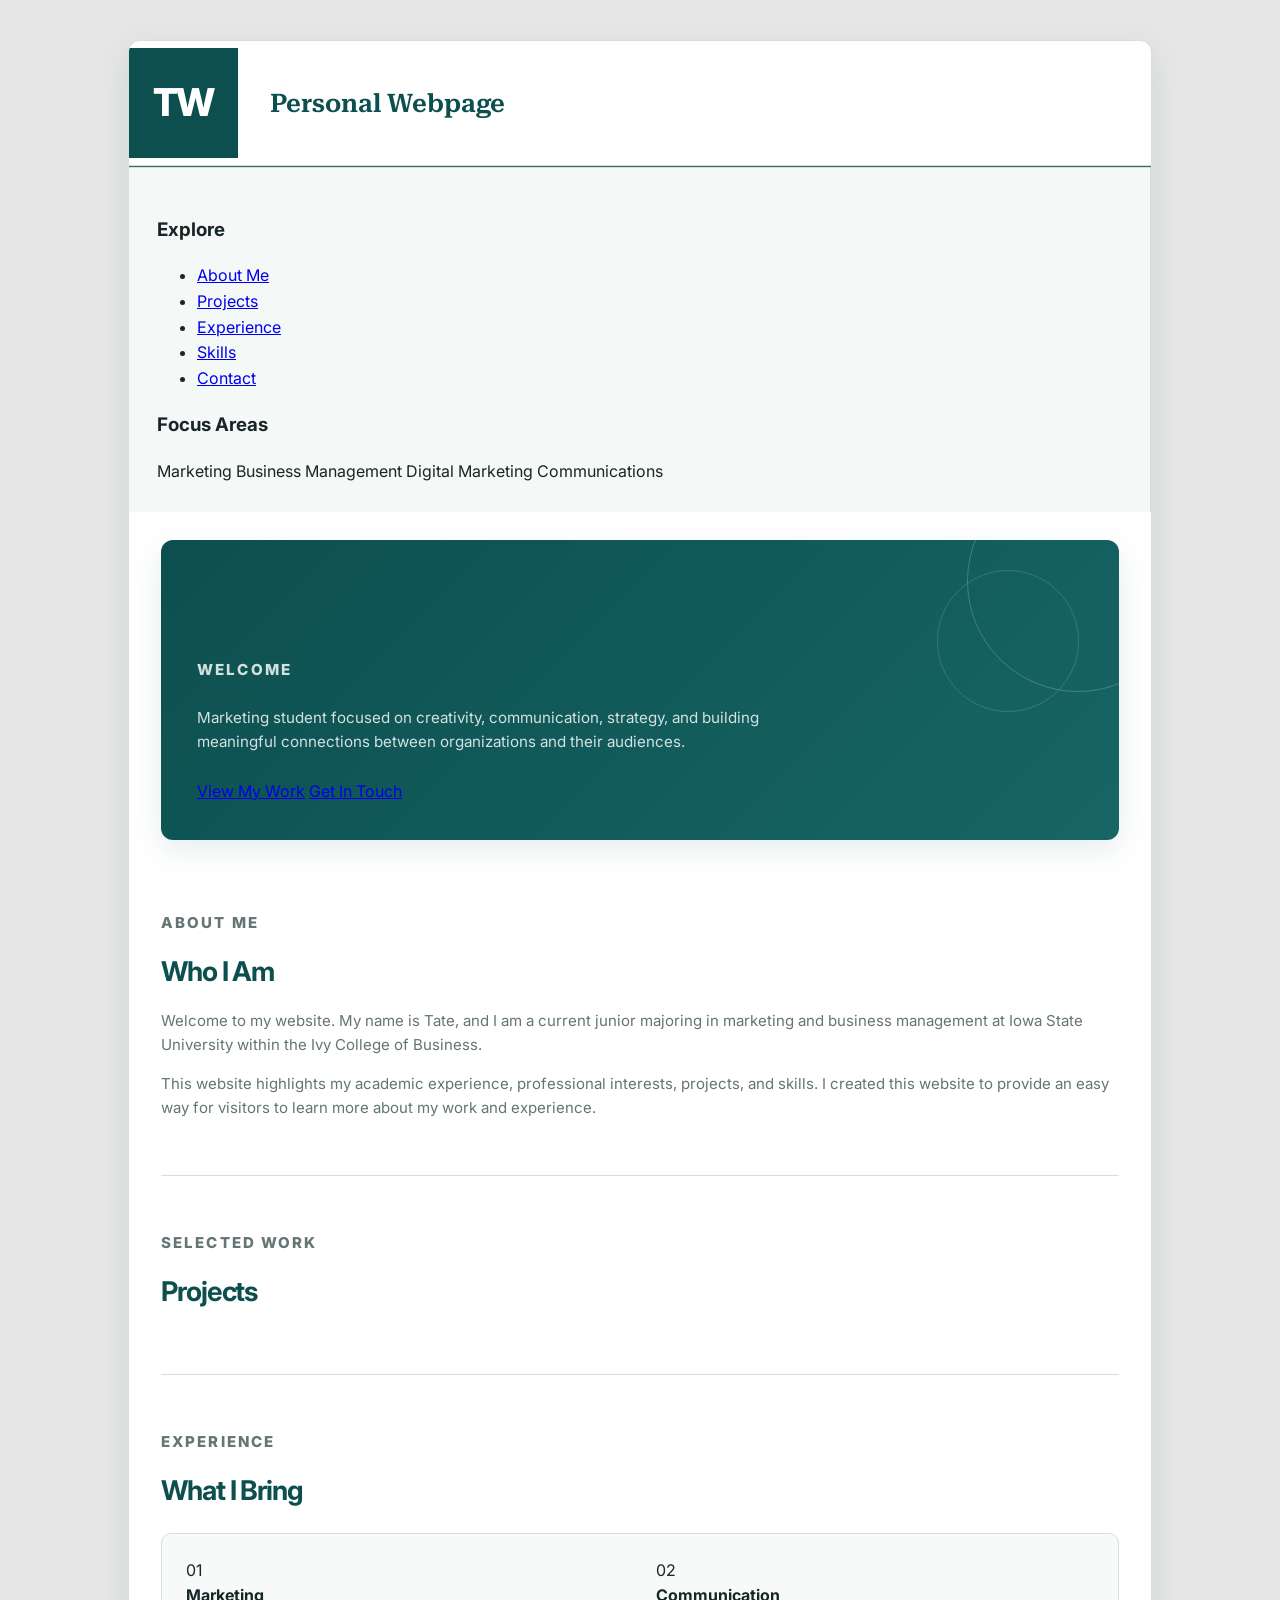
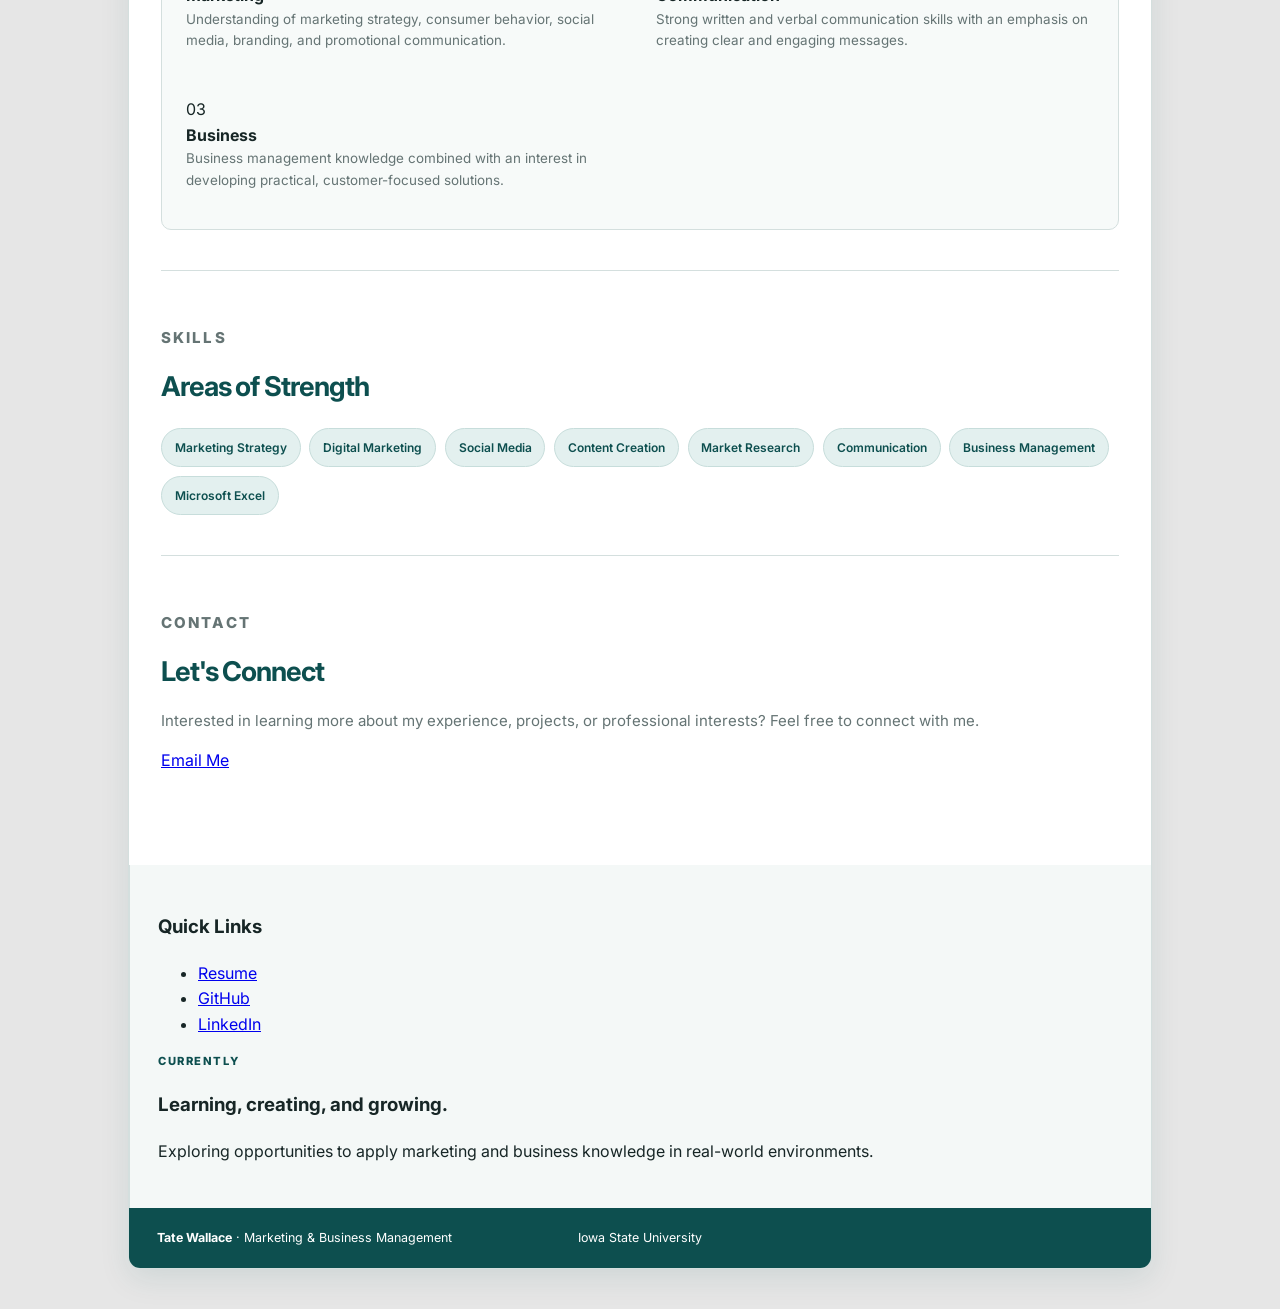
<file: index.html>
<!DOCTYPE html>
<html lang="en">
<head>
<meta charset="UTF-8">
<meta name="viewport" content="width=device-width, initial-scale=1.0">
<title>Tate Wallace | Marketing & Business Management</title>

<link rel="preconnect" href="https://fonts.googleapis.com">
<link rel="preconnect" href="https://fonts.gstatic.com" crossorigin>
<link href="https://fonts.googleapis.com/css2?family=Inter:wght@400;500;600;700;800&display=swap" rel="stylesheet">

<!-- ⭐ Added Roboto Serif font -->
<link href="https://fonts.googleapis.com/css2?family=Roboto+Serif:wght@400;500;600;700&display=swap" rel="stylesheet">

<link rel="stylesheet" href="style.css">
<script src="nav.js" defer></script>

<style>
    /* ⭐ Title styling */
    .header-title {
        font-family: 'Roboto Serif', serif;
        font-size: 1.6rem;
        font-weight: 600;
        color: var(--dark-teal);
        margin-left: 1rem;
        display: flex;
        align-items: center;

        /* ⭐ Prevents wrapping so "Personal Webpage" stays left-to-right */
        white-space: nowrap;
    }

    /* Ensures TW logo + title sit side-by-side */
    .header-flex {
        display: flex;
        align-items: center;
        gap: 1rem;
    }
</style>

</head>
<body>

<div class="site-shell">

<header class="site-header">

    <!-- ⭐ UPDATED LOGO AREA (TW logo + new title) -->
    <div class="header-flex">
        <div class="logo-area">
            <a href="index.html">TW</a>
        </div>

        <!-- ⭐ New title text -->
        <div class="header-title">Personal Webpage</div>
    </div>

</header>

<nav class="primary-nav" data-primary-nav></nav>
<nav class="secondary-nav" data-secondary-nav></nav>

<div class="content-grid">

<aside class="sidebar left-sidebar">
<div class="sidebar-card">
<h3>Explore</h3>
<ul class="sidebar-links">
<li><a href="#about">About Me</a></li>
<li><a href="#projects">Projects</a></li>
<li><a href="#experience">Experience</a></li>
<li><a href="#skills">Skills</a></li>
<li><a href="contact.html">Contact</a></li>
</ul>
</div>

<div class="sidebar-card">
<h3>Focus Areas</h3>
<div class="focus-list">
<span>Marketing</span>
<span>Business Management</span>
<span>Digital Marketing</span>
<span>Communications</span>
</div>
</div>
</aside>

<main class="main-content">

<section class="hero">
<div class="hero-content">
<p class="eyebrow">WELCOME</p>

<h1></h1>

<p class="hero-text">
Marketing student focused on creativity, communication,
strategy, and building meaningful connections between
organizations and their audiences.
</p>

<div class="hero-buttons">
<a href="#projects" class="button button-primary">View My Work</a>
<a href="contact.html" class="button button-secondary">Get In Touch</a>
</div>
</div>
</section>

<section class="content-section" id="about">
<div class="section-heading">
<p class="eyebrow">ABOUT ME</p>
<h2>Who I Am</h2>
</div>

<div class="about-content">
<p>
Welcome to my website. My name is Tate, and I am a
current junior majoring in marketing and business
management at Iowa State University within the Ivy
College of Business.
</p>

<p>
This website highlights my academic experience,
professional interests, projects, and skills. I
created this website to provide an easy way for
visitors to learn more about my work and experience.
</p>
</div>
</section>

<section class="content-section" id="projects">
<div class="section-heading">
<p class="eyebrow">SELECTED WORK</p>
<h2>Projects</h2>
</div>

<div class="project-grid"></div>

</section>

<section class="content-section" id="experience">
<div class="section-heading">
<p class="eyebrow">EXPERIENCE</p>
<h2>What I Bring</h2>
</div>

<div class="experience-card">
<div class="experience-item">
<div class="experience-icon">01</div>
<div>
<h3>Marketing</h3>
<p>
Understanding of marketing strategy,
consumer behavior, social media, branding,
and promotional communication.
</p>
</div>
</div>

<div class="experience-item">
<div class="experience-icon">02</div>
<div>
<h3>Communication</h3>
<p>
Strong written and verbal communication
skills with an emphasis on creating clear
and engaging messages.
</p>
</div>
</div>

<div class="experience-item">
<div class="experience-icon">03</div>
<div>
<h3>Business</h3>
<p>
Business management knowledge combined with
an interest in developing practical,
customer-focused solutions.
</p>
</div>
</div>
</div>
</section>

<section class="content-section" id="skills">
<div class="section-heading">
<p class="eyebrow">SKILLS</p>
<h2>Areas of Strength</h2>
</div>

<div class="skills-list">
<span class="skill-pill">Marketing Strategy</span>
<span class="skill-pill">Digital Marketing</span>
<span class="skill-pill">Social Media</span>
<span class="skill-pill">Content Creation</span>
<span class="skill-pill">Market Research</span>
<span class="skill-pill">Communication</span>
<span class="skill-pill">Business Management</span>
<span class="skill-pill">Microsoft Excel</span>
</div>
</section>

<section class="content-section contact-section" id="contact">
<div class="section-heading">
<p class="eyebrow">CONTACT</p>
<h2>Let's Connect</h2>
</div>

<p>
Interested in learning more about my experience,
projects, or professional interests? Feel free to
connect with me.
</p>

<a href="mailto:your-email@example.com" class="button button-primary">
Email Me
</a>
</section>

</main>

<aside class="sidebar right-sidebar">
<div class="sidebar-card">
<h3>Quick Links</h3>
<ul class="sidebar-links">
<li><a href="resume.html">Resume</a></li>
<li><a href="https://github.com/" target="_blank" rel="noopener noreferrer">GitHub</a></li>
<li><a href="https://www.linkedin.com/in/tate-wallace-8126b5328" target="_blank" rel="noopener noreferrer">LinkedIn</a></li>
</ul>
</div>

<div class="sidebar-card highlight-card">
<p class="eyebrow">CURRENTLY</p>
<h3>Learning, creating, and growing.</h3>
<p>
Exploring opportunities to apply marketing and
business knowledge in real-world environments.
</p>
</div>
</aside>

</div>

<footer class="site-footer">
<div>
<strong>Tate Wallace</strong>
<span> · Marketing &amp; Business Management</span>
</div>
<div>
<span>Iowa State University</span>
</div>
</footer>

</div>
</body>
</html>
</file>
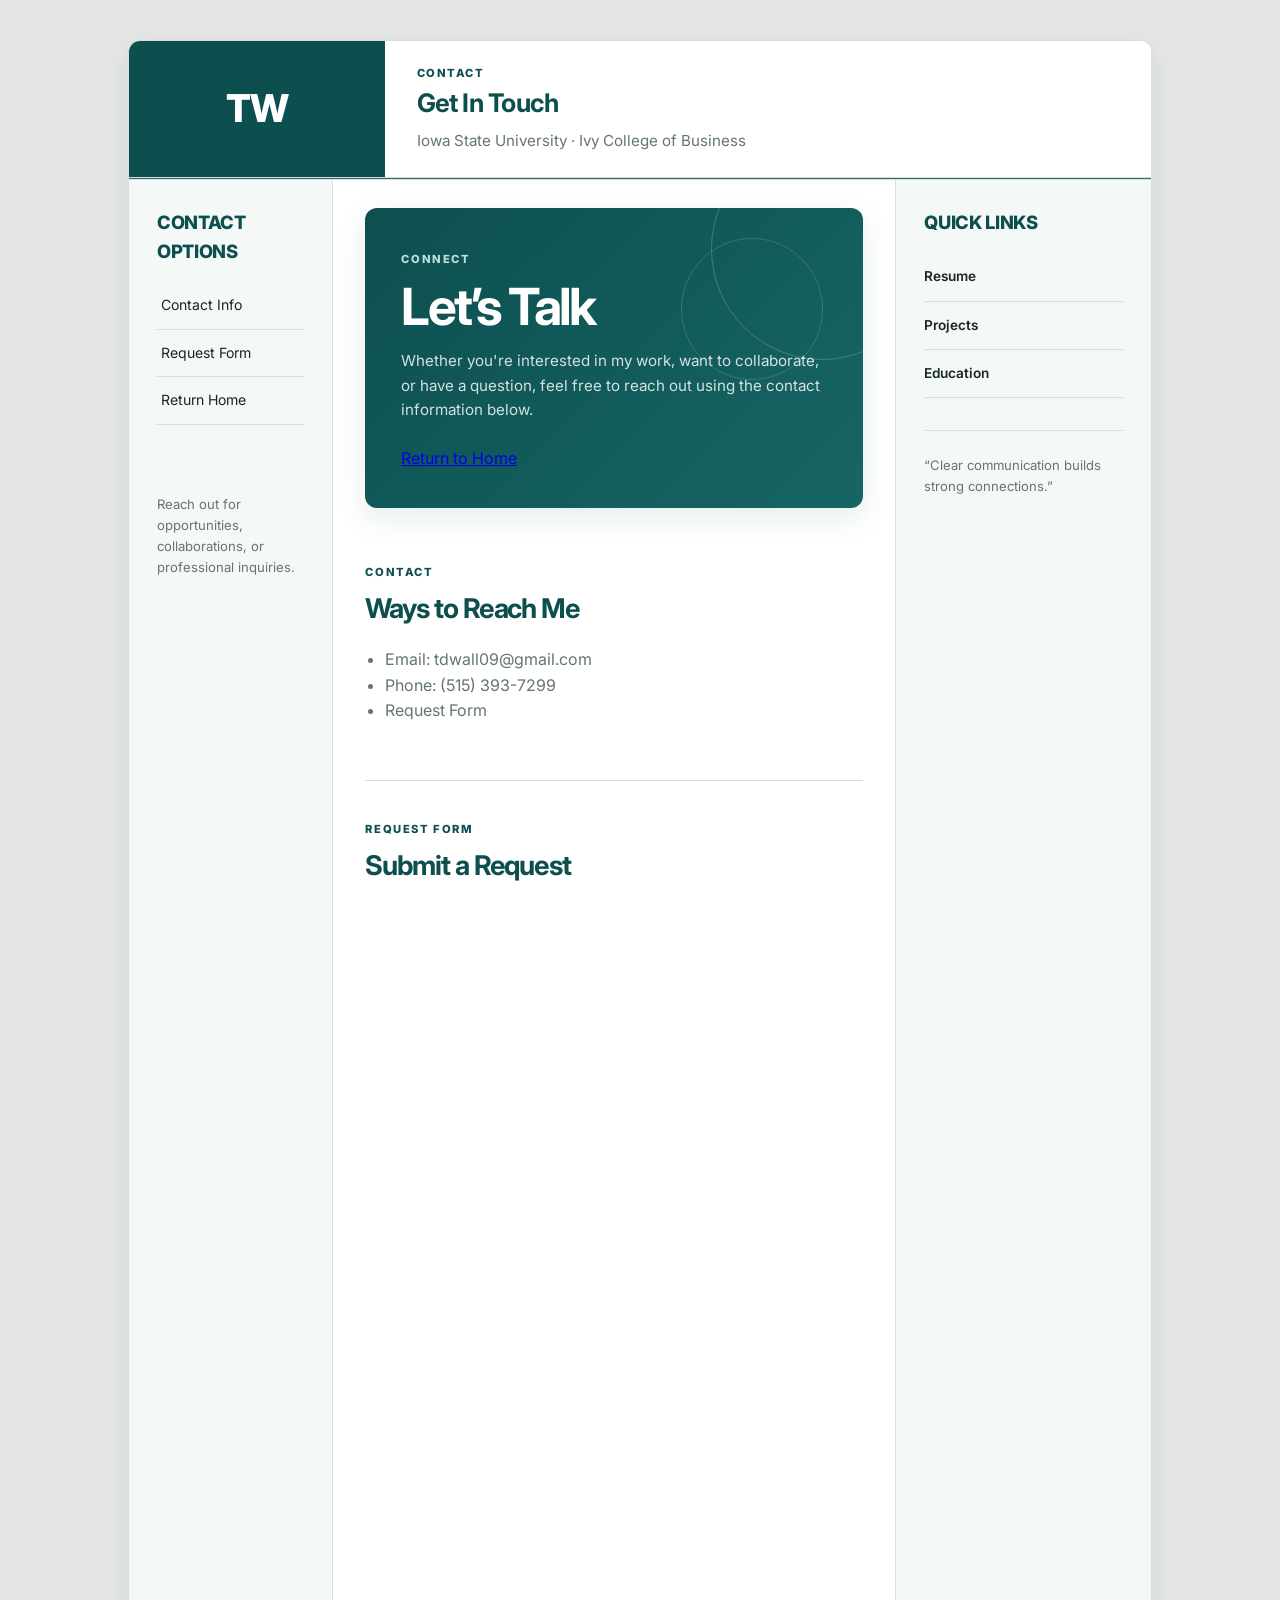
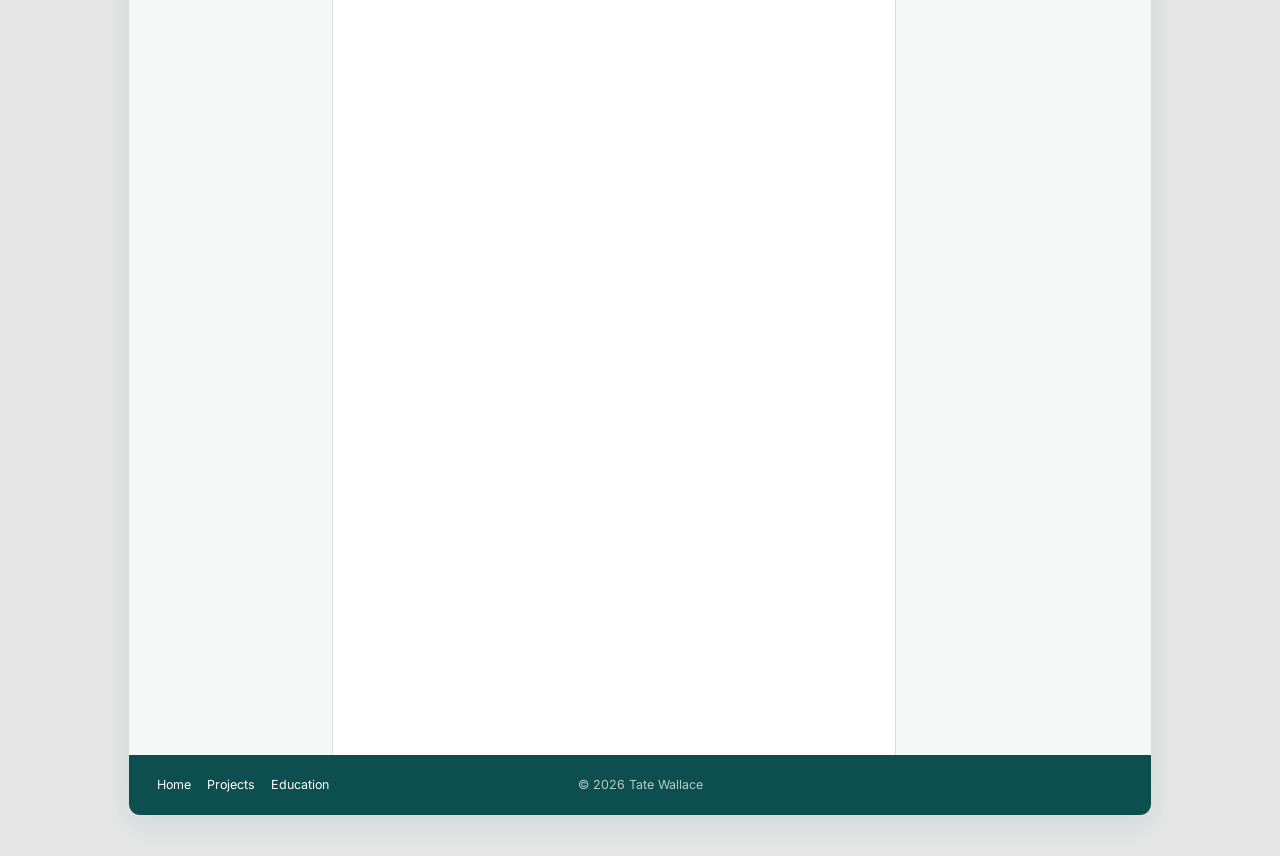
<file: contact.html>
<!DOCTYPE html>
<html lang="en">
<head>
<meta charset="UTF-8">
<meta name="viewport" content="width=device-width, initial-scale=1.0">
<title>Contact | Tate Wallace</title>

<link rel="preconnect" href="https://fonts.googleapis.com">
<link rel="preconnect" href="https://fonts.gstatic.com" crossorigin>
<link href="https://fonts.googleapis.com/css2?family=Inter:wght@400;500;600;700;800&display=swap" rel="stylesheet">

<link rel="stylesheet" href="style.css">
<script src="nav.js" defer></script>
</head>
<body>

<div class="site-shell">

<header class="site-header">
    <div class="logo-area">
        <a href="index.html">TW</a>
    </div>

    <div class="info-area">
        <div>
            <span class="eyebrow">CONTACT</span>
            <h2 style="margin: 0; font-size: 1.6rem; letter-spacing: -0.03em; color: var(--dark-teal);">
                Get In Touch
            </h2>
            <p>Iowa State University · Ivy College of Business</p>
        </div>
    </div>
</header>

<nav class="primary-nav" data-primary-nav></nav>
<nav class="secondary-nav" data-secondary-nav></nav>

<div class="main-layout">

<!-- LEFT SIDEBAR -->
<aside class="left-sidebar">
    <div class="sidebar-nav">
        <h2 class="sidebar-label">Contact Options</h2>
        <ul>
            <li><a href="#contact-info">Contact Info</a></li>
            <li><a href="#request-form">Request Form</a></li>
            <li><a href="index.html">Return Home</a></li>
        </ul>
    </div>

    <div class="sidebar-information">
        <p>
            Reach out for opportunities, collaborations, or professional inquiries.
        </p>
    </div>
</aside>

<!-- MAIN CONTENT -->
<main class="main-content">

    <!-- HERO -->
    <section class="hero">
        <div class="hero-content">
            <span class="hero-label">CONNECT</span>
            <h1>Let’s Talk</h1>
            <p>
                Whether you're interested in my work, want to collaborate, or have a question,
                feel free to reach out using the contact information below.
            </p>

            <!-- Styled Return Home Button -->
            <a href="index.html" class="button-teal">Return to Home</a>
        </div>
    </section>

    <!-- CONTACT INFO -->
    <section class="content-section" id="contact-info">
        <span class="section-label">CONTACT</span>
        <h2>Ways to Reach Me</h2>

        <ul style="color: var(--muted); font-size: 1rem; padding-left: 1.25rem;">
            <li>Email: tdwall09@gmail.com</li>
            <li>Phone: (515) 393-7299</li>
            <li>Request Form</li>
        </ul>
    </section>

    <!-- REQUEST FORM -->
    <section class="content-section" id="request-form">
        <span class="section-label">REQUEST FORM</span>
        <h2>Submit a Request</h2>

        <iframe src="https://docs.google.com/forms/d/e/1FAIpQLScJxIzBzxKrbsDBuPMFDsxOrb2DfCcIUg6u3SAVpU59k-kHUQ/viewform?embedded=true"
                width="640" height="1355" frameborder="0" marginheight="0" marginwidth="0">
            Loading…
        </iframe>

    </section>

</main>

<!-- RIGHT SIDEBAR -->
<aside class="right-sidebar">
    <div class="sticky-content">
        <h2 class="sidebar-label">Quick Links</h2>
        <ul class="quick-links">
            <li><a href="resume.html">Resume</a></li>
            <li><a href="projects.html">Projects</a></li>
            <li><a href="education.html">Education</a></li>
        </ul>

        <div class="sidebar-divider"></div>

        <p class="focus-text">
            “Clear communication builds strong connections.”
        </p>
    </div>
</aside>

</div>

<footer class="site-footer">
    <div class="footer-links">
        <a href="index.html">Home</a>
        <a href="projects.html">Projects</a>
        <a href="education.html">Education</a>
    </div>
    <div class="copyright">
        © 2026 Tate Wallace
    </div>
</footer>

</div>

</body>
</html>
</file>
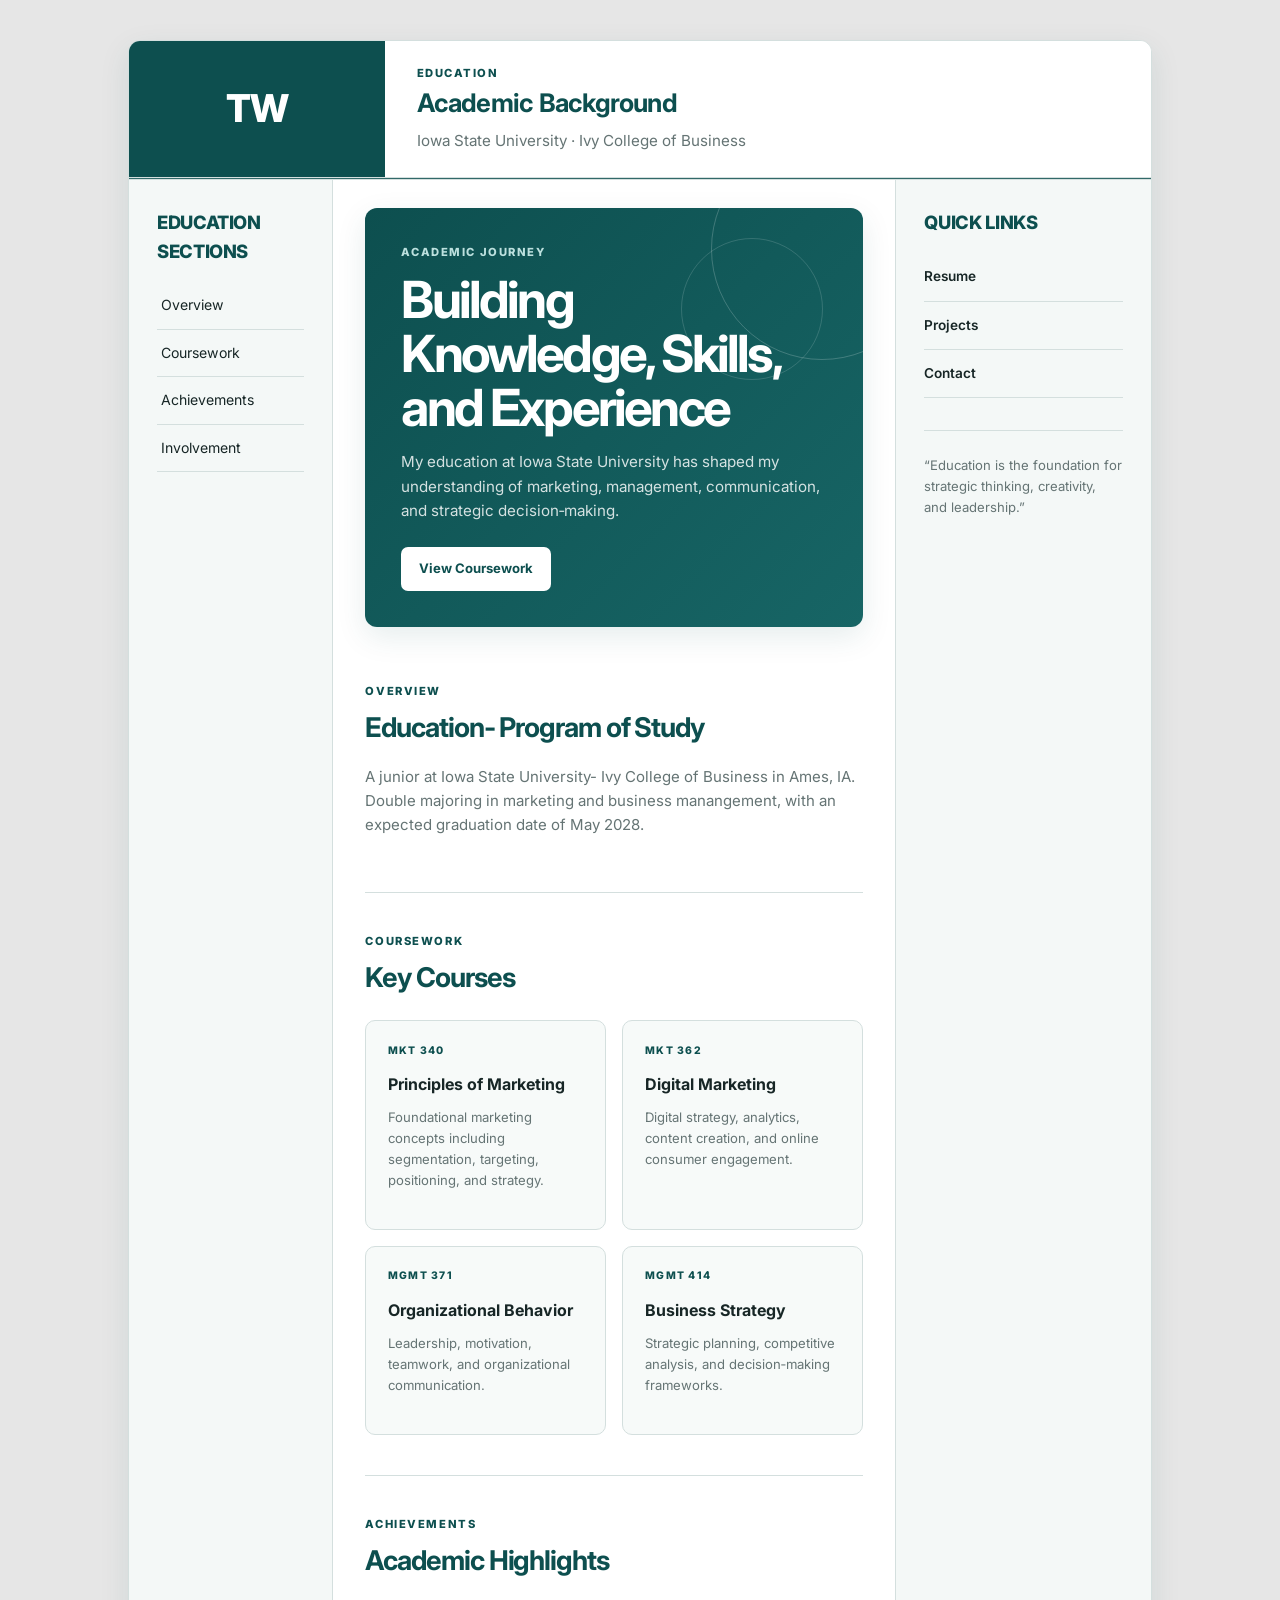
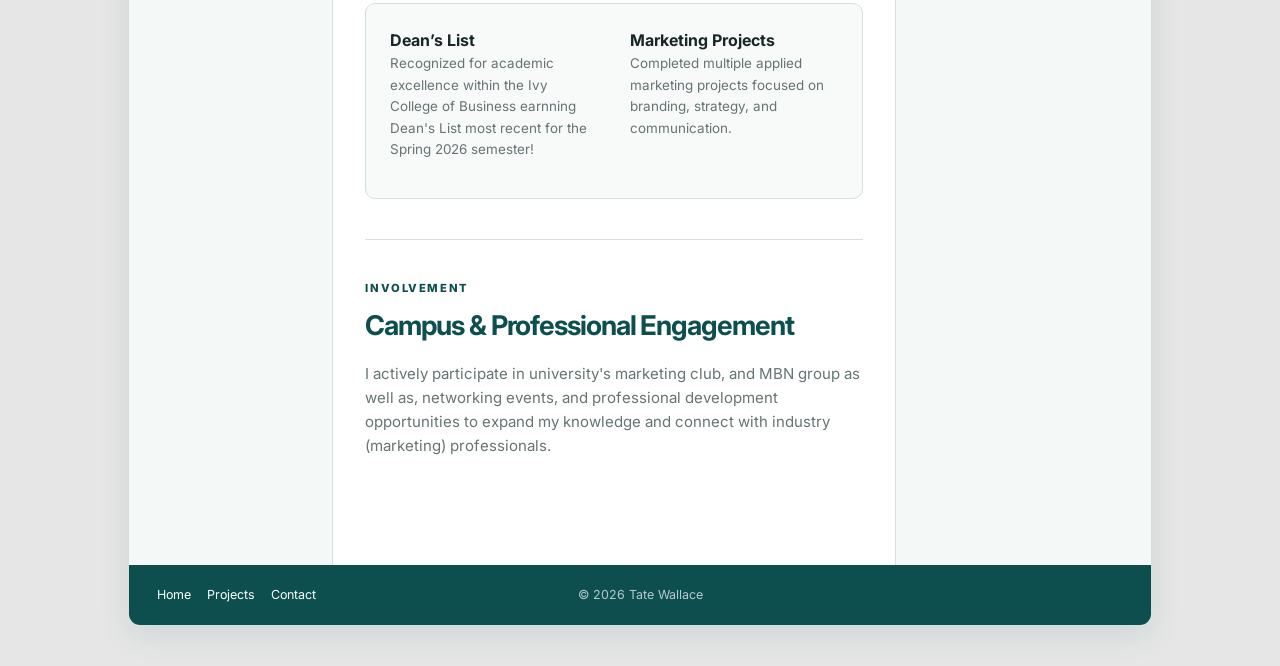
<file: education.html>
<!DOCTYPE html>
<html lang="en">
<head>
<meta charset="UTF-8">
<meta name="viewport" content="width=device-width, initial-scale=1.0">
<title>Education | Tate Wallace</title>

<link rel="preconnect" href="https://fonts.googleapis.com">
<link rel="preconnect" href="https://fonts.gstatic.com" crossorigin>
<link href="https://fonts.googleapis.com/css2?family=Inter:wght@400;500;600;700;800&display=swap" rel="stylesheet">

<link rel="stylesheet" href="style.css">
<script src="nav.js" defer></script>
</head>
<body>

<div class="site-shell">

<header class="site-header">
    <div class="logo-area">
        <a href="index.html">TW</a>
    </div>

    <div class="info-area">
        <div>
            <span class="eyebrow">EDUCATION</span>
            <h2 style="margin: 0; font-size: 1.6rem; letter-spacing: -0.03em; color: var(--dark-teal);">
                Academic Background
            </h2>
            <p>Iowa State University · Ivy College of Business</p>
        </div>
    </div>
</header>

<nav class="primary-nav" data-primary-nav></nav>
<nav class="secondary-nav" data-secondary-nav></nav>

<div class="main-layout">

<!-- LEFT SIDEBAR -->
<aside class="left-sidebar">
    <div class="sidebar-nav">
        <h2 class="sidebar-label">Education Sections</h2>
        <ul>
            <li><a href="#overview">Overview</a></li>
            <li><a href="#courses">Coursework</a></li>
            <li><a href="#achievements">Achievements</a></li>
            <li><a href="#involvement">Involvement</a></li>
        </ul>
    </div>

    <div class="sidebar-information">
        <p>
            
        </p>
    </div>
</aside>

<!-- MAIN CONTENT -->
<main class="main-content">

    <!-- HERO -->
    <section class="hero">
        <div class="hero-content">
            <span class="hero-label">ACADEMIC JOURNEY</span>
            <h1>Building Knowledge, Skills, and Experience</h1>
            <p>
                My education at Iowa State University has shaped my understanding of
                marketing, management, communication, and strategic decision‑making.
            </p>
            <a href="#courses" class="hero-button">View Coursework</a>
        </div>
    </section>

    <!-- OVERVIEW -->
    <section class="content-section" id="overview">
        <span class="section-label">OVERVIEW</span>
        <h2>Education- Program of Study</h2>
        <p>
            A junior at Iowa State University- Ivy College of Business in Ames, IA. Double majoring in marketing and business manangement, with an expected graduation date of May 2028.
        </p>
    </section>

    <!-- COURSEWORK -->
    <section class="content-section" id="courses">
        <span class="section-label">COURSEWORK</span>
        <h2>Key Courses</h2>

        <div class="project-grid">
            <div class="project-card">
                <span class="card-number">MKT 340</span>
                <h3>Principles of Marketing</h3>
                <p>Foundational marketing concepts including segmentation, targeting, positioning, and strategy.</p>
            </div>

            <div class="project-card">
                <span class="card-number">MKT 362</span>
                <h3>Digital Marketing</h3>
                <p>Digital strategy, analytics, content creation, and online consumer engagement.</p>
            </div>

            <div class="project-card">
                <span class="card-number">MGMT 371</span>
                <h3>Organizational Behavior</h3>
                <p>Leadership, motivation, teamwork, and organizational communication.</p>
            </div>

            <div class="project-card">
                <span class="card-number">MGMT 414</span>
                <h3>Business Strategy</h3>
                <p>Strategic planning, competitive analysis, and decision‑making frameworks.</p>
            </div>
        </div>
    </section>

    <!-- ACHIEVEMENTS -->
    <section class="content-section" id="achievements">
        <span class="section-label">ACHIEVEMENTS</span>
        <h2>Academic Highlights</h2>

        <div class="experience-card">
            <div>
                <h3>Dean’s List</h3>
                <p>Recognized for academic excellence within the Ivy College of Business earnning Dean's List most recent for the Spring 2026 semester!</p>
            </div>
            <div>
                <h3>Marketing Projects</h3>
                <p>Completed multiple applied marketing projects focused on branding, strategy, and communication.</p>
            </div>
        </div>
    </section>

    <!-- INVOLVEMENT -->
    <section class="content-section" id="involvement">
        <span class="section-label">INVOLVEMENT</span>
        <h2>Campus & Professional Engagement</h2>
        <p>
            I actively participate in university's marketing club, and MBN group as well as, networking events,
            and professional development opportunities to expand my knowledge and
            connect with industry (marketing) professionals.
        </p>
    </section>

</main>

<!-- RIGHT SIDEBAR -->
<aside class="right-sidebar">
    <div class="sticky-content">
        <h2 class="sidebar-label">Quick Links</h2>
        <ul class="quick-links">
            <li><a href="resume.html">Resume</a></li>
            <li><a href="projects.html">Projects</a></li>
            <li><a href="contact.html">Contact</a></li>
        </ul>

        <div class="sidebar-divider"></div>

        <p class="focus-text">
            “Education is the foundation for strategic thinking, creativity,
            and leadership.”
        </p>
    </div>
</aside>

</div>

<footer class="site-footer">
    <div class="footer-links">
        <a href="index.html">Home</a>
        <a href="projects.html">Projects</a>
        <a href="contact.html">Contact</a>
    </div>
    <div class="copyright">
        © 2026 Tate Wallace
    </div>
</footer>

</div>

</body>
</html>
</file>
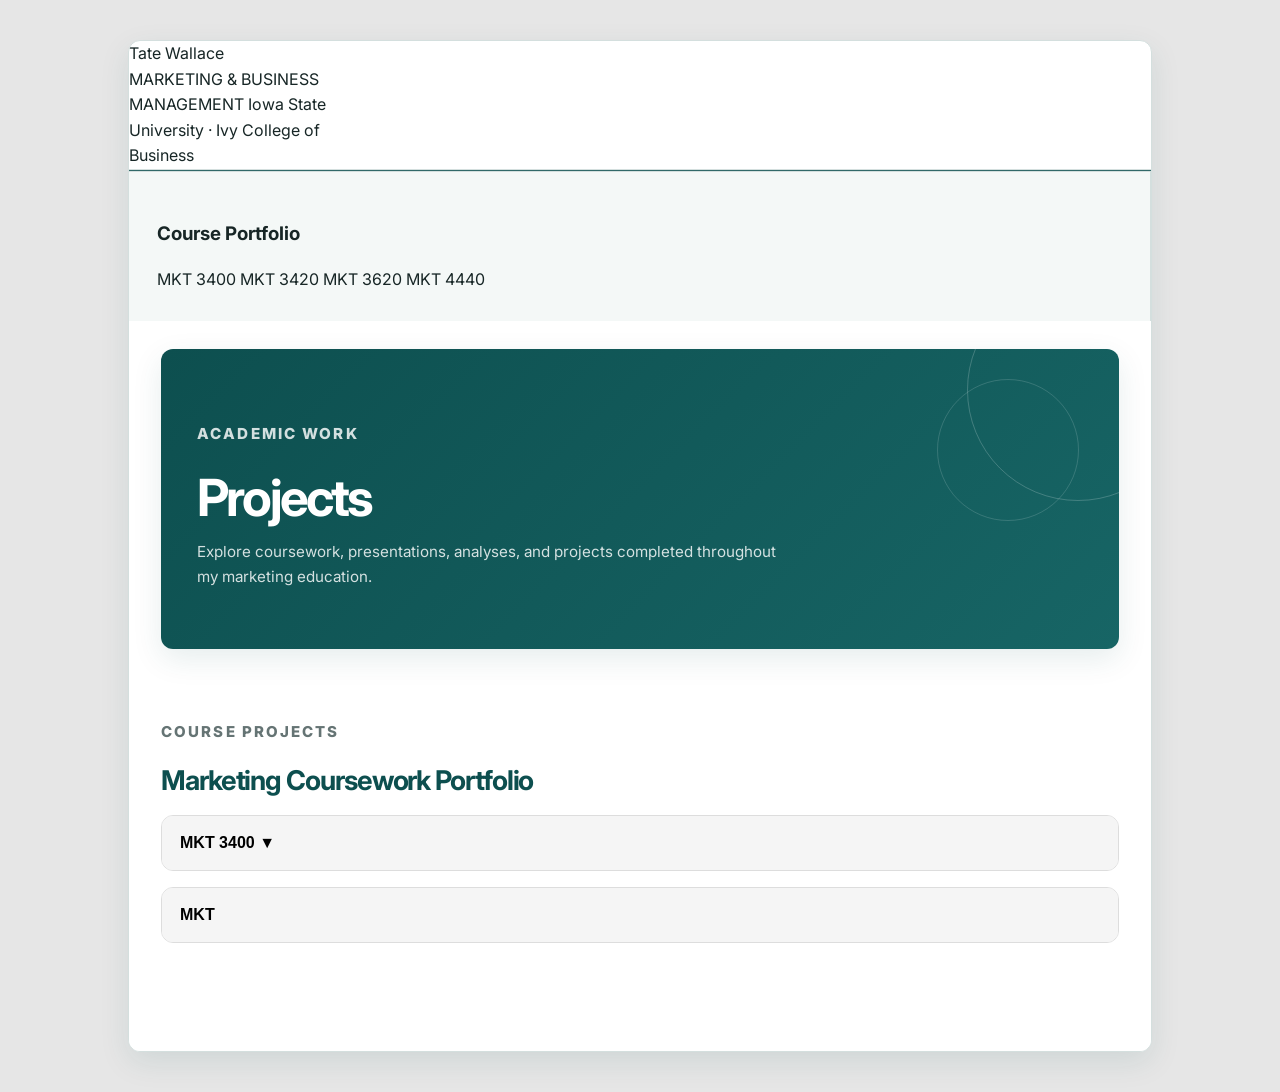
<file: projects.html>
<!DOCTYPE html>
<html lang="en">
<head>
    <meta charset="UTF-8">
    <meta name="viewport" content="width=device-width, initial-scale=1.0">
    <title>Projects | Tate Wallace</title>

    <link rel="preconnect" href="https://fonts.googleapis.com">
    <link rel="preconnect" href="https://fonts.gstatic.com" crossorigin>
    <link href="https://fonts.googleapis.com/css2?family=Inter:wght@400;500;600;700;800&display=swap" rel="stylesheet">

    <link rel="stylesheet" href="style.css">
    <script src="nav.js" defer></script>

    <style>
        .course-tab {
            margin-bottom: 1rem;
            border: 1px solid #ddd;
            border-radius: 12px;
            overflow: hidden;
            background: #fff;
        }

        .tab-header {
            width: 100%;
            background: #f5f5f5;
            border: none;
            padding: 18px;
            text-align: left;
            font-size: 1rem;
            font-weight: 700;
            cursor: pointer;
            transition: 0.3s ease;
        }

        .tab-header:hover {
            background: #e9e9e9;
        }

        .tab-content {
            display: none;
            padding: 20px;
            border-top: 1px solid #ddd;
        }

        .tab-content.active {
            display: block;
        }

        .project-item {
            padding: 15px;
            background: #fafafa;
            border-radius: 10px;
            margin-top: 10px;
        }

        .project-item h4 {
            margin-bottom: 8px;
        }
    </style>
</head>
<body>

<div class="site-shell">

    <header class="site-header">
        <div class="brand">
            <div class="logo">Tate Wallace</div>
            <div class="tagline">
                <span>MARKETING & BUSINESS MANAGEMENT</span>
                <span>Iowa State University · Ivy College of Business</span>
            </div>
        </div>
    </header>

    <nav class="primary-nav" data-primary-nav></nav>
    <nav class="secondary-nav" data-secondary-nav></nav>

    <div class="content-grid">

        <!-- LEFT SIDEBAR -->
        <aside class="sidebar left-sidebar">
            <div class="sidebar-card">
               
            </div>

            <div class="sidebar-card">
                <h3>Course Portfolio</h3>
                <div class="focus-list">
                    <span>MKT 3400</span>
                    <span>MKT 3420</span>
                    <span>MKT 3620</span>
                    <span>MKT 4440</span>
                </div>
            </div>
        </aside>

        <!-- MAIN CONTENT -->
        <main class="main-content">
            <section class="hero">
                <div class="hero-content">
                    <p class="eyebrow">ACADEMIC WORK</p>
                    <h1>Projects</h1>
                    <p class="hero-text">
                        Explore coursework, presentations, analyses,
                        and projects completed throughout my marketing education.
                    </p>
                </div>
            </section>

            <section class="content-section">
                <div class="section-heading">
                    <p class="eyebrow">COURSE PROJECTS</p>
                    <h2>Marketing Coursework Portfolio</h2>
                </div>

                <!-- MKT 3400 -->
                <div class="course-tab">
                    <button class="tab-header">MKT 3400 ▼</button>
                    <div class="tab-content">
                        <div class="project-item">
                            <h4>Project Title</h4>
                            <p>Add project information, files, links, or presentations here.</p>
                        </div>
                    </div>
                </div>

                <!-- MKT 3420 -->
                <div class="course-tab">
                    <button class="tab-header">MKT
</file>
<file: style.css>
/* =========================
   COLOR VARIABLES
   ========================= */

:root {
    --dark-teal: #0d4f4f;
    --dark-teal-hover: #176b6b;
    --teal-light: #e3f0ef;

    --page-bg: #e6e6e6;
    --white: #ffffff;

    --text: #172626;
    --muted: #657474;

    --border: #d4dfde;

    --shadow: 0 10px 30px rgba(13, 79, 79, 0.10);
    --shadow-hover: 0 15px 35px rgba(13, 79, 79, 0.16);

    --radius: 12px;
}


/* =========================
   GLOBAL
   ========================= */

* {
    box-sizing: border-box;
}

html {
    scroll-behavior: smooth;
}

body {
    margin: 0;
    min-height: 100vh;

    background: var(--page-bg);

    color: var(--text);

    font-family: "Inter", Arial, Helvetica, sans-serif;

    line-height: 1.6;
}


/* =========================
   MAIN WEBSITE CONTAINER
   ========================= */

.site-shell {
    width: 80%;

    margin: 2.5rem auto;

    background: var(--white);

    border: 1px solid var(--border);

    border-radius: var(--radius);

    overflow: hidden;

    box-shadow: var(--shadow);
}


/* =========================
   HEADER
   ========================= */

.site-header {
    display: grid;

    grid-template-columns: 25% 75%;

    min-height: 125px;

    border-bottom: 1px solid var(--border);
}


/* LOGO */

.logo-area {
    display: flex;

    align-items: center;

    justify-content: center;

    padding: 1.5rem;

    background: var(--dark-teal);

    color: white;
}

.logo-area a {
    color: white;

    text-decoration: none;

    font-size: 2.4rem;

    font-weight: 800;

    letter-spacing: -0.04em;

    transition: opacity 0.2s ease;
}

.logo-area a:hover {
    opacity: 0.8;
}


/* HEADER INFORMATION */

.info-area {
    display: flex;

    align-items: center;

    padding: 1.5rem 2rem;

    background: white;
}

.info-area p {
    margin: 0.3rem 0 0;

    color: var(--muted);

    font-size: 0.95rem;
}

.eyebrow,
.hero-label,
.section-label,
.sidebar-label {
    display: block;

    color: var(--dark-teal);

    font-size: 0.7rem;

    font-weight: 800;

    letter-spacing: 0.14em;

    text-transform: uppercase;
}


/* =========================
   NAVIGATION
   ========================= */

.primary-nav,
.secondary-nav {
    width: 100%;
}

.primary-nav {
    background: var(--dark-teal);

    border-bottom: 1px solid rgba(255, 255, 255, 0.15);
}

.secondary-nav {
    background: var(--teal-light);

    border-bottom: 1px solid var(--border);
}


.nav-list {
    display: flex;

    flex-wrap: wrap;

    justify-content: center;

    list-style: none;

    margin: 0;

    padding: 0;
}

.nav-list li {
    margin: 0;
}

.nav-list a {
    display: block;

    padding: 0.65rem 1.25rem;

    color: white;

    background: transparent;

    font-size: 0.85rem;

    font-weight: 600;

    text-decoration: none;

    transition:
        background-color 0.2s ease,
        color 0.2s ease;
}

.primary-nav .nav-list a:hover,
.primary-nav .nav-list a[aria-current="page"] {
    background: rgba(255, 255, 255, 0.12);
}


.secondary-nav .nav-list a {
    color: var(--dark-teal);

    background: transparent;
}

.secondary-nav .nav-list a:hover,
.secondary-nav .nav-list a[aria-current="page"] {
    color: white;

    background: var(--dark-teal);
}


/* =========================
   MAIN THREE-COLUMN LAYOUT
   ========================= */

.main-layout {
    display: grid;

    grid-template-columns: 20% 55% 25%;

    min-height: 600px;

    background: white;
}


/* =========================
   LEFT SIDEBAR
   ========================= */

.left-sidebar {
    padding: 1.75rem;

    background: #f4f8f7;

    border-right: 1px solid var(--border);
}

.sidebar-nav {
    margin-bottom: 2.5rem;
}

.sidebar-nav h2,
.right-sidebar h2 {
    margin-top: 0;

    color: var(--dark-teal);

    font-size: 1.15rem;

    letter-spacing: -0.02em;
}


.sidebar-nav ul {
    list-style: none;

    margin: 0;

    padding: 0;
}

.sidebar-nav li {
    border-bottom: 1px solid var(--border);
}

.sidebar-nav a {
    display: flex;

    align-items: center;

    justify-content: space-between;

    padding: 0.75rem 0.25rem;

    color: var(--text);

    font-size: 0.88rem;

    text-decoration: none;

    transition:
        color 0.2s ease,
        padding-left 0.2s ease;
}

.sidebar-nav a::after {
    content: "→";

    opacity: 0;

    transition: opacity 0.2s ease;
}

.sidebar-nav a:hover {
    padding-left: 0.5rem;

    color: var(--dark-teal);
}

.sidebar-nav a:hover::after {
    opacity: 1;
}


.sidebar-information {
    padding-top: 1rem;
}

.sidebar-information p {
    color: var(--muted);

    font-size: 0.82rem;
}


/* =========================
   MAIN CONTENT
   ========================= */

.main-content {
    min-width: 0;

    padding: 1.75rem 2rem;

    background: white;
}

.content-section {
    padding: 1rem 0 2.5rem;

    margin-bottom: 1.5rem;

    border-bottom: 1px solid var(--border);
}

.content-section:last-child {
    border-bottom: none;
}

.content-section h2 {
    margin: 0.35rem 0 0.8rem;

    color: var(--dark-teal);

    font-size: 1.7rem;

    letter-spacing: -0.04em;
}

.content-section p {
    color: var(--muted);

    font-size: 0.94rem;
}


/* =========================
   HERO
   ========================= */

.hero {
    position: relative;

    min-height: 300px;

    margin-bottom: 2.5rem;

    padding: 2.25rem;

    display: flex;

    align-items: flex-end;

    overflow: hidden;

    background:
        linear-gradient(
            135deg,
            var(--dark-teal),
            #176565
        );

    border-radius: var(--radius);

    box-shadow: var(--shadow);
}


/* Decorative background */

.hero::before {
    content: "";

    position: absolute;

    width: 220px;

    height: 220px;

    right: -70px;

    top: -70px;

    border: 1px solid rgba(255, 255, 255, 0.2);

    border-radius: 50%;
}

.hero::after {
    content: "";

    position: absolute;

    width: 140px;

    height: 140px;

    right: 40px;

    top: 30px;

    border: 1px solid rgba(255, 255, 255, 0.15);

    border-radius: 50%;
}


.hero-content {
    position: relative;

    z-index: 2;

    max-width: 600px;
}

.hero-label {
    margin-bottom: 0.7rem;

    color: #bce0de;
}

.hero h1 {
    margin: 0;

    color: white;

    font-size: clamp(2rem, 4vw, 3.2rem);

    line-height: 1.05;

    letter-spacing: -0.055em;
}

.hero p {
    margin: 1rem 0 1.5rem;

    color: rgba(255, 255, 255, 0.82);

    font-size: 0.95rem;
}


/* HERO BUTTON */

.hero-button {
    display: inline-block;

    padding: 0.7rem 1.1rem;

    background: white;

    color: var(--dark-teal);

    border-radius: 7px;

    font-size: 0.82rem;

    font-weight: 700;

    text-decoration: none;

    transition:
        transform 0.2s ease,
        box-shadow 0.2s ease;
}

.hero-button:hover {
    transform: translateY(-2px);

    box-shadow: 0 6px 15px rgba(0, 0, 0, 0.15);
}


/* =========================
   PROJECT CARDS
   ========================= */

.project-grid {
    display: grid;

    grid-template-columns: 1fr 1fr;

    gap: 1rem;

    margin-top: 1.25rem;
}

.project-card {
    position: relative;

    padding: 1.35rem;

    background: #f7faf9;

    border: 1px solid var(--border);

    border-radius: 10px;

    transition:
        transform 0.2s ease,
        box-shadow 0.2s ease,
        border-color 0.2s ease;
}

.project-card:hover {
    transform: translateY(-4px);

    border-color: #a9c7c4;

    box-shadow: var(--shadow-hover);
}

.card-number {
    display: block;

    margin-bottom: 0.8rem;

    color: var(--dark-teal);

    font-size: 0.65rem;

    font-weight: 800;

    letter-spacing: 0.12em;
}

.project-card h3,
.experience-card h3 {
    margin: 0;

    color: var(--text);

    font-size: 1rem;
}

.project-card p {
    font-size: 0.82rem;

    margin: 0.6rem 0 1rem;
}

.project-card a {
    color: var(--dark-teal);

    font-size: 0.8rem;

    font-weight: 700;

    text-decoration: none;
}


/* =========================
   EXPERIENCE CARD
   ========================= */

.experience-card {
    display: grid;

    grid-template-columns: 1fr 1fr;

    gap: 2rem;

    margin-top: 1.25rem;

    padding: 1.5rem;

    background: #f7faf9;

    border: 1px solid var(--border);

    border-radius: 10px;
}

.experience-card p {
    margin-top: 0;

    font-size: 0.84rem;
}

.company {
    margin: 0.25rem 0 0 !important;

    font-size: 0.8rem !important;
}


/* =========================
   SKILLS
   ========================= */

.skills-list {
    display: flex;

    flex-wrap: wrap;

    gap: 0.55rem;

    margin-top: 1.25rem;
}

.skills-list span {
    padding: 0.55rem 0.8rem;

    background: var(--teal-light);

    color: var(--dark-teal);

    border: 1px solid #c7dddb;

    border-radius: 50px;

    font-size: 0.75rem;

    font-weight: 600;
}


/* =========================
   CONTACT
   ========================= */

.email-link {
    display: inline-block;

    margin-top: 0.5rem;

    color: var(--dark-teal);

    font-size: 0.9rem;

    font-weight: 700;

    text-decoration: none;
}

.email-link:hover {
    text-decoration: underline;
}


/* =========================
   RIGHT SIDEBAR
   ========================= */

.right-sidebar {
    padding: 1.75rem;

    background: #f4f8f7;

    border-left: 1px solid var(--border);
}

.sticky-content {
    position: sticky;

    top: 1.5rem;
}

.quick-links {
    list-style: none;

    margin: 1rem 0 2rem;

    padding: 0;
}

.quick-links li {
    border-bottom: 1px solid var(--border);
}

.quick-links a {
    display: flex;

    justify-content: space-between;

    padding: 0.8rem 0;

    color: var(--text);

    font-size: 0.85rem;

    font-weight: 600;

    text-decoration: none;

    transition: color 0.2s ease;
}

.quick-links a:hover {
    color: var(--dark-teal);
}

.sidebar-divider {
    height: 1px;

    margin: 1.5rem 0;

    background: var(--border);
}

.focus-text {
    color: var(--muted);

    font-size: 0.82rem;

    line-height: 1.6;
}


/* =========================
   FOOTER
   ========================= */

.site-footer {
    display: grid;

    grid-template-columns: 1fr auto 1fr;

    align-items: center;

    gap: 1rem;

    padding: 1.25rem 1.75rem;

    background: var(--dark-teal);

    color: white;

    font-size: 0.78rem;
}

.site-footer a {
    color: white;

    text-decoration: none;
}

.site-footer a:hover {
    text-decoration: underline;
}

.footer-links {
    display: flex;

    gap: 1rem;
}

.copyright {
    text-align: right;

    opacity: 0.7;
}


/* =========================
   FOCUS ACCESSIBILITY
   ========================= */

:focus-visible {
    outline: 3px solid #78c7c4;

    outline-offset: 3px;
}


/* =========================
   TABLET
   ========================= */

@media (max-width: 900px) {

    .site-shell {
        width: 80%;

        margin: 1.5rem auto;
    }


    .site-header {
        grid-template-columns: 1fr;
    }


    .logo-area {
        min-height: 90px;
    }


    .main-layout {
        grid-template-columns: 1fr;
    }


    .left-sidebar,
    .right-sidebar {
        border: 0;

        border-bottom: 1px solid var(--border);
    }


    .right-sidebar {
        order: 3;
    }


    .sticky-content {
        position: static;
    }


    .site-footer {
        grid-template-columns: 1fr;

        text-align: center;
    }


    .footer-links {
        justify-content: center;
    }


    .copyright {
        text-align: center;
    }
}


/* =========================
   MOBILE
   ========================= */

@media (max-width: 600px) {

    .site-shell {
        width: 90%;

        margin: 1rem auto;

        border-radius: 8px;
    }


    .info-area,
    .main-content,
    .left-sidebar,
    .right-sidebar {
        padding: 1.25rem;
    }


    .hero {
        min-height: 280px;

        padding: 1.5rem;
    }


    .hero h1 {
        font-size: 2rem;
    }


    .project-grid,
    .experience-card {
        grid-template-columns: 1fr;
    }


    .nav-toggle {
        display: block;

        width: 100%;

        padding: 0.75rem;

        border: 0;

        background: var(--dark-teal);

        color: white;

        font: inherit;

        font-weight: 700;

        cursor: pointer;
    }


    .nav-list {
        display: none;

        flex-direction: column;
    }


    .nav-list.is-open {
        display: flex;
    }


    .nav-list a {
        text-align: center;

        border-top: 1px solid rgba(255, 255, 255, 0.1);
    }
}
</file>
